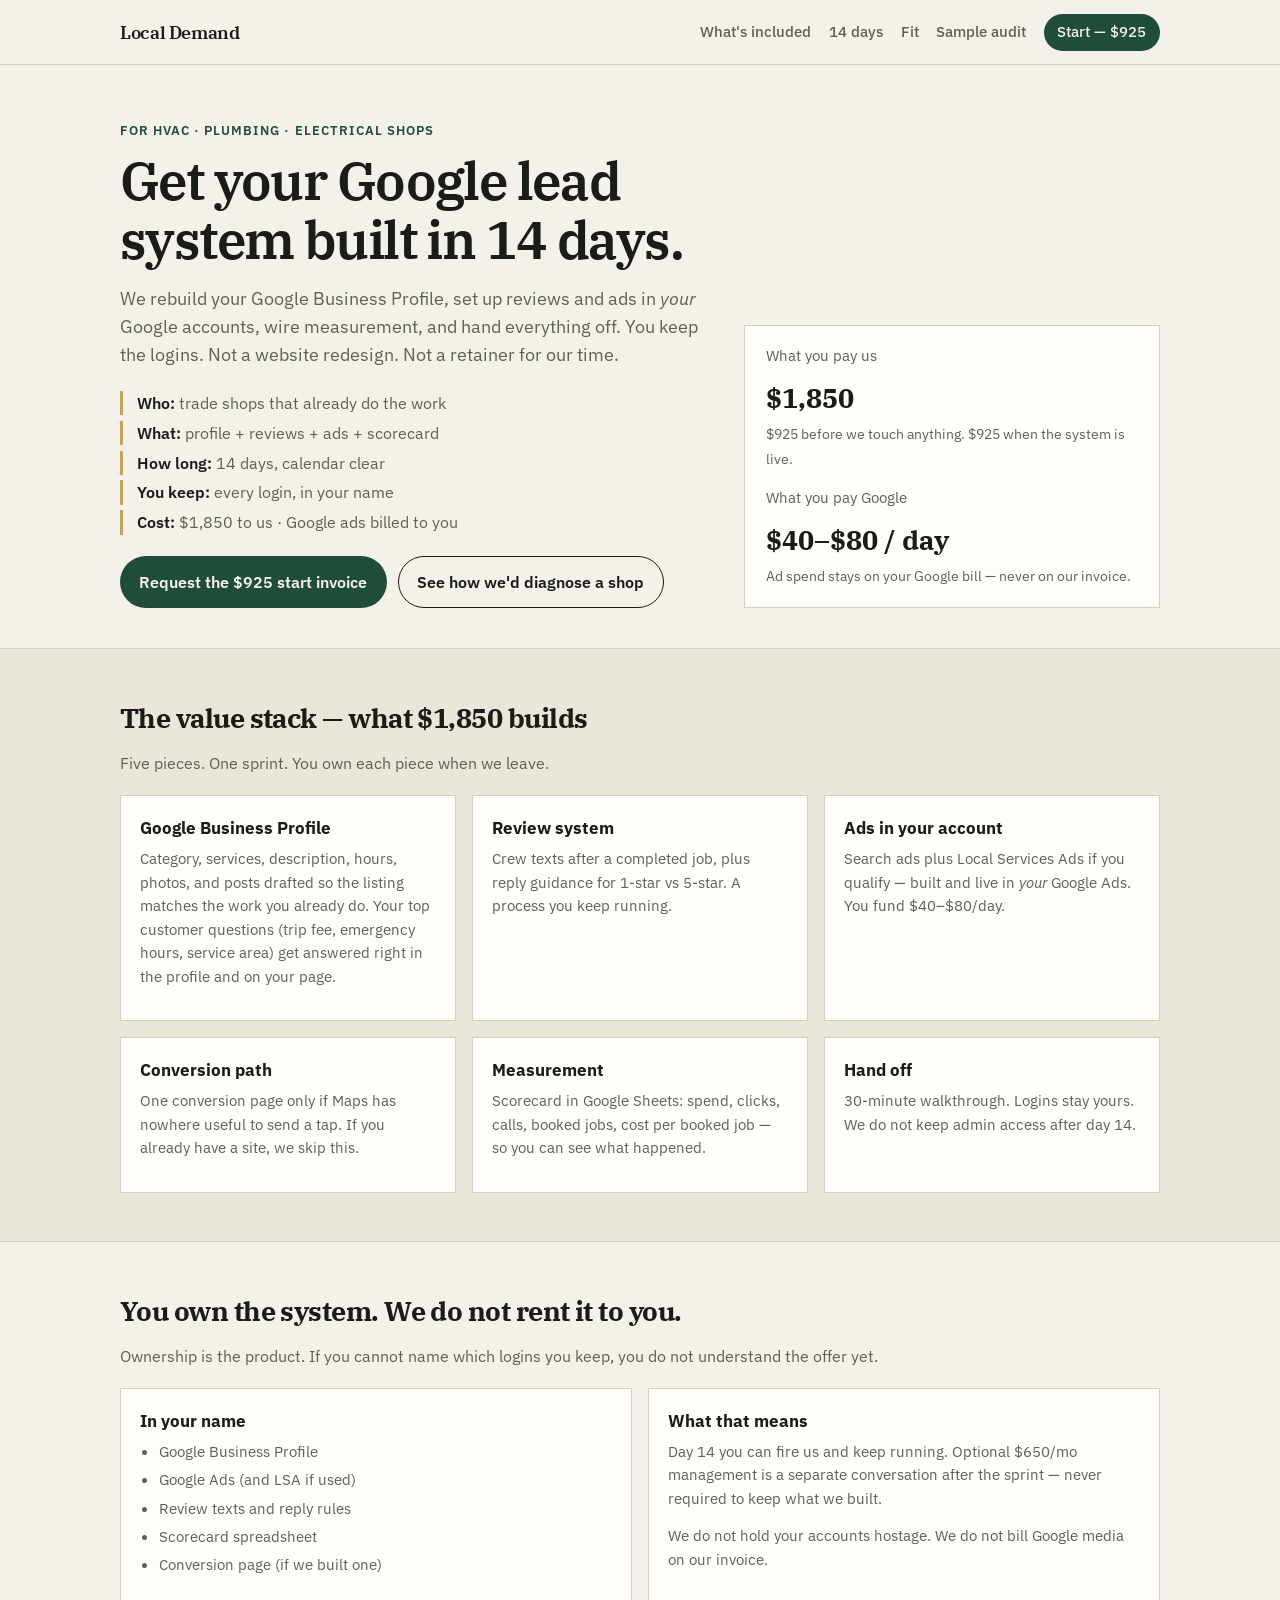
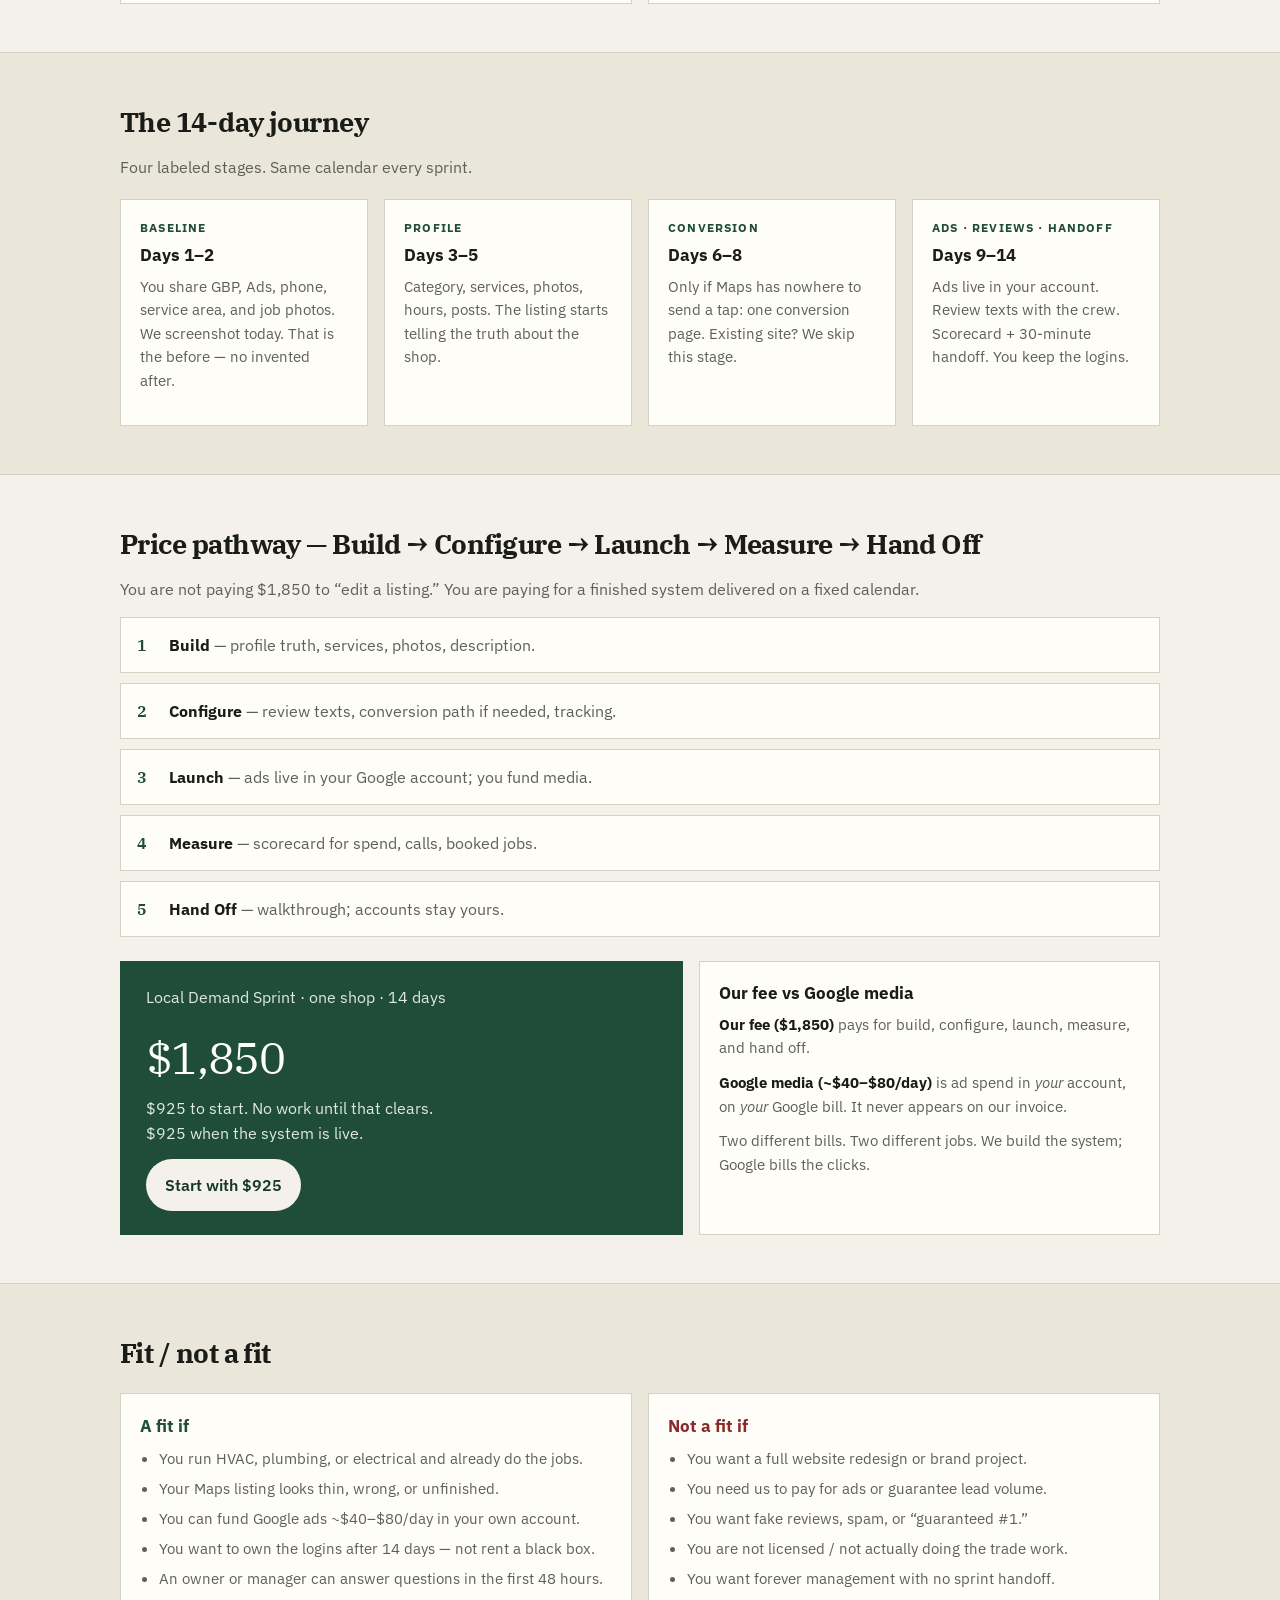
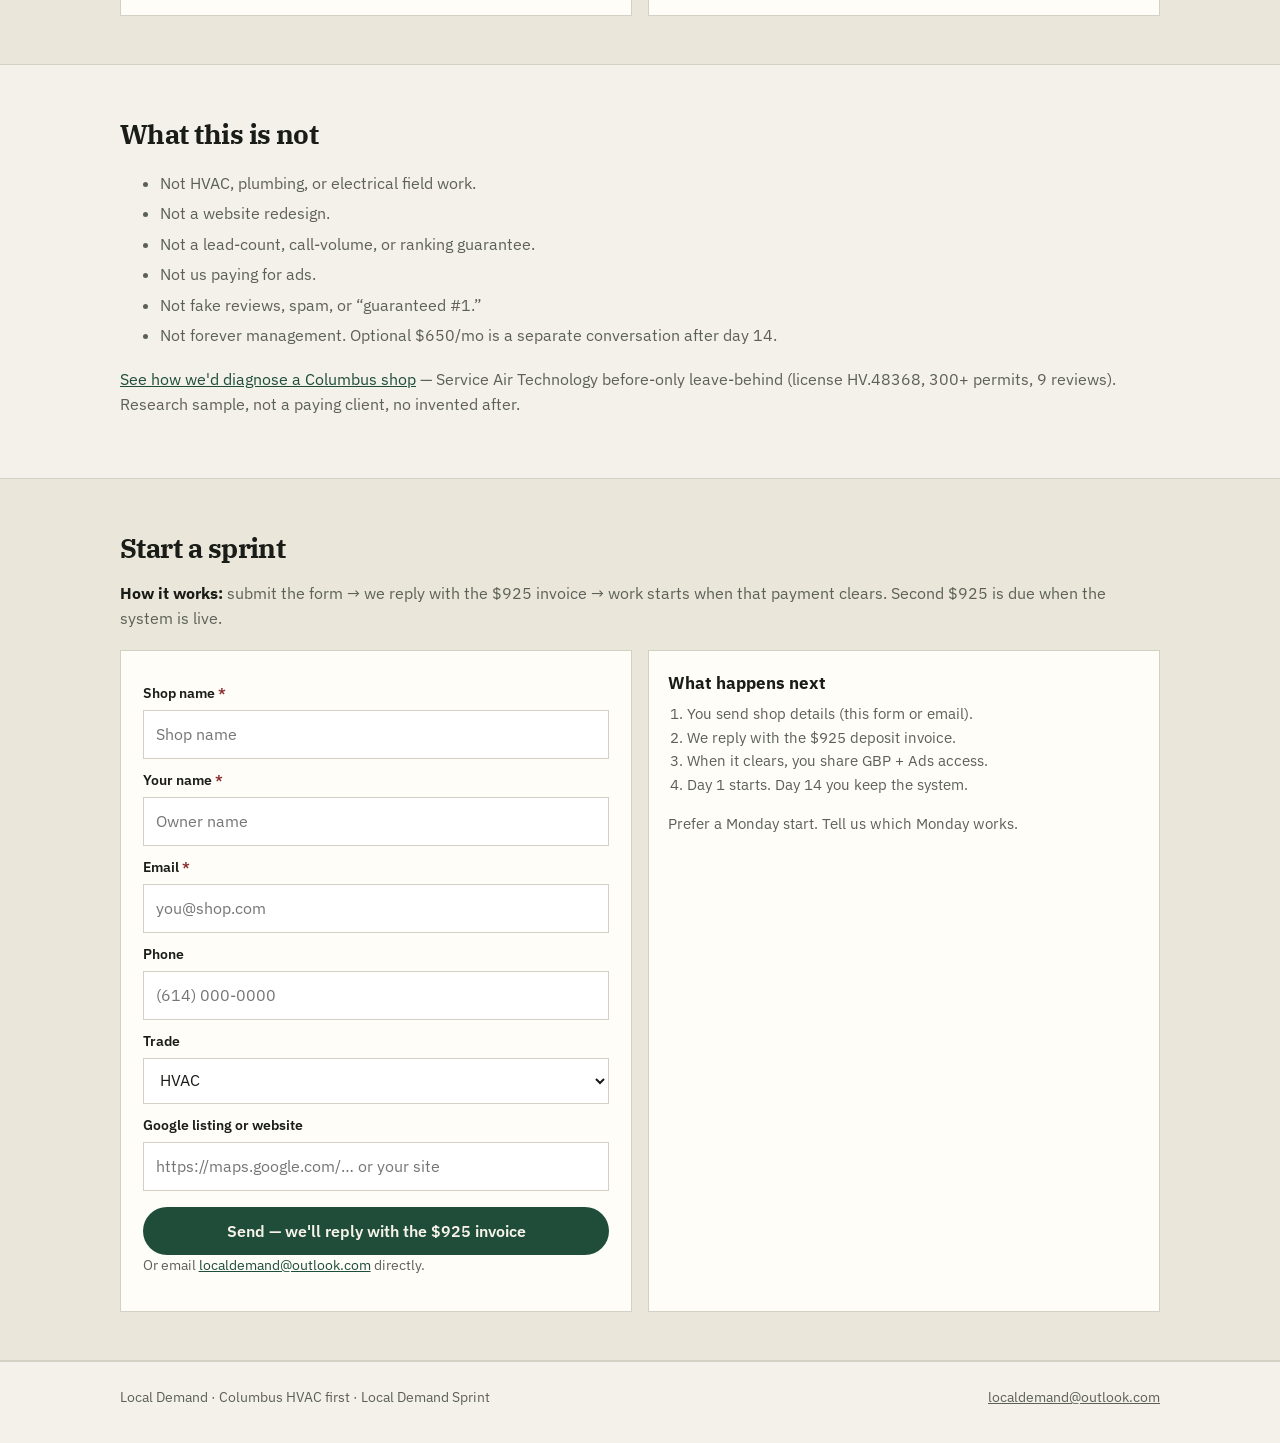
<file: index.html>
<!DOCTYPE html>
<html lang="en">
<head>
  <meta charset="utf-8" />
  <meta name="viewport" content="width=device-width, initial-scale=1" />
  <title>Local Demand Sprint — Google lead system in 14 days</title>
  <meta name="description" content="14-day Google lead system for HVAC, plumbing, and electrical shops: rebuilt profile, reviews, ads in your account, scorecard, handoff. You keep the logins. $1,850." />
  <link rel="stylesheet" href="styles.css" />
  <link rel="icon" href="favicon.svg" type="image/svg+xml" />
</head>
<body>
  <header class="site-header">
    <div class="wrap nav">
      <a class="logo" href="index.html">Local Demand</a>
      <nav class="nav-links">
        <a href="#stack">What's included</a>
        <a href="#days">14 days</a>
        <a href="#fit">Fit</a>
        <a href="sample-audit.html">Sample audit</a>
        <a class="nav-cta" href="#start">Start — $925</a>
      </nav>
    </div>
  </header>

  <main>
    <section class="wrap hero">
      <div>
        <p class="eyebrow">For HVAC · plumbing · electrical shops</p>
        <h1>Get your Google lead system built in 14 days.</h1>
        <p class="lede">We rebuild your Google Business Profile, set up reviews and ads in <em>your</em> Google accounts, wire measurement, and hand everything off. You keep the logins. Not a website redesign. Not a retainer for our time.</p>
        <ul class="hero-facts">
          <li><strong>Who:</strong> trade shops that already do the work</li>
          <li><strong>What:</strong> profile + reviews + ads + scorecard</li>
          <li><strong>How long:</strong> 14 days, calendar clear</li>
          <li><strong>You keep:</strong> every login, in your name</li>
          <li><strong>Cost:</strong> $1,850 to us · Google ads billed to you</li>
        </ul>
        <div class="hero-actions">
          <a class="btn primary" href="#start">Request the $925 start invoice</a>
          <a class="btn ghost" href="sample-audit.html">See how we'd diagnose a shop</a>
        </div>
      </div>
      <aside class="stat-box">
        <p>What you pay us</p>
        <strong>$1,850</strong>
        <span>$925 before we touch anything. $925 when the system is live.</span>
        <p style="margin-top:1rem">What you pay Google</p>
        <strong>$40–$80 / day</strong>
        <span>Ad spend stays on your Google bill — never on our invoice.</span>
      </aside>
    </section>

    <section class="section band" id="stack">
      <div class="wrap">
        <h2>The value stack — what $1,850 builds</h2>
        <p>Five pieces. One sprint. You own each piece when we leave.</p>
        <div class="value-stack">
          <div class="card">
            <h3>Google Business Profile</h3>
            <p>Category, services, description, hours, photos, and posts drafted so the listing matches the work you already do. Your top customer questions (trip fee, emergency hours, service area) get answered right in the profile and on your page.</p>
          </div>
          <div class="card">
            <h3>Review system</h3>
            <p>Crew texts after a completed job, plus reply guidance for 1-star vs 5-star. A process you keep running.</p>
          </div>
          <div class="card">
            <h3>Ads in your account</h3>
            <p>Search ads plus Local Services Ads if you qualify — built and live in <em>your</em> Google Ads. You fund $40–$80/day.</p>
          </div>
          <div class="card">
            <h3>Conversion path</h3>
            <p>One conversion page only if Maps has nowhere useful to send a tap. If you already have a site, we skip this.</p>
          </div>
          <div class="card">
            <h3>Measurement</h3>
            <p>Scorecard in Google Sheets: spend, clicks, calls, booked jobs, cost per booked job — so you can see what happened.</p>
          </div>
          <div class="card">
            <h3>Hand off</h3>
            <p>30-minute walkthrough. Logins stay yours. We do not keep admin access after day 14.</p>
          </div>
        </div>
      </div>
    </section>

    <section class="wrap section" id="own">
      <h2>You own the system. We do not rent it to you.</h2>
      <p>Ownership is the product. If you cannot name which logins you keep, you do not understand the offer yet.</p>
      <div class="own-band">
        <div class="card">
          <h3>In your name</h3>
          <ul>
            <li>Google Business Profile</li>
            <li>Google Ads (and LSA if used)</li>
            <li>Review texts and reply rules</li>
            <li>Scorecard spreadsheet</li>
            <li>Conversion page (if we built one)</li>
          </ul>
        </div>
        <div class="card">
          <h3>What that means</h3>
          <p>Day 14 you can fire us and keep running. Optional $650/mo management is a separate conversation after the sprint — never required to keep what we built.</p>
          <p>We do not hold your accounts hostage. We do not bill Google media on our invoice.</p>
        </div>
      </div>
    </section>

    <section class="section band" id="days">
      <div class="wrap">
        <h2>The 14-day journey</h2>
        <p>Four labeled stages. Same calendar every sprint.</p>
        <div class="timeline">
          <div class="card">
            <p class="stage">Baseline</p>
            <h3>Days 1–2</h3>
            <p>You share GBP, Ads, phone, service area, and job photos. We screenshot today. That is the before — no invented after.</p>
          </div>
          <div class="card">
            <p class="stage">Profile</p>
            <h3>Days 3–5</h3>
            <p>Category, services, photos, hours, posts. The listing starts telling the truth about the shop.</p>
          </div>
          <div class="card">
            <p class="stage">Conversion</p>
            <h3>Days 6–8</h3>
            <p>Only if Maps has nowhere to send a tap: one conversion page. Existing site? We skip this stage.</p>
          </div>
          <div class="card">
            <p class="stage">Ads · reviews · handoff</p>
            <h3>Days 9–14</h3>
            <p>Ads live in your account. Review texts with the crew. Scorecard + 30-minute handoff. You keep the logins.</p>
          </div>
        </div>
      </div>
    </section>

    <section class="wrap section" id="pathway">
      <h2>Price pathway — Build → Configure → Launch → Measure → Hand Off</h2>
      <p>You are not paying $1,850 to “edit a listing.” You are paying for a finished system delivered on a fixed calendar.</p>
      <ol class="pathway">
        <li data-n="1"><strong>Build</strong> — profile truth, services, photos, description.</li>
        <li data-n="2"><strong>Configure</strong> — review texts, conversion path if needed, tracking.</li>
        <li data-n="3"><strong>Launch</strong> — ads live in your Google account; you fund media.</li>
        <li data-n="4"><strong>Measure</strong> — scorecard for spend, calls, booked jobs.</li>
        <li data-n="5"><strong>Hand Off</strong> — walkthrough; accounts stay yours.</li>
      </ol>
      <div class="price-row" style="margin-top:1.5rem">
        <div class="price-card">
          <p>Local Demand Sprint · one shop · 14 days</p>
          <p class="amount">$1,850</p>
          <p>$925 to start. No work until that clears.<br />$925 when the system is live.</p>
          <a class="btn primary" href="#start">Start with $925</a>
        </div>
        <div class="card spend-split">
          <h3>Our fee vs Google media</h3>
          <p><strong>Our fee ($1,850)</strong> pays for build, configure, launch, measure, and hand off.</p>
          <p><strong>Google media (~$40–$80/day)</strong> is ad spend in <em>your</em> account, on <em>your</em> Google bill. It never appears on our invoice.</p>
          <p class="fine">Two different bills. Two different jobs. We build the system; Google bills the clicks.</p>
        </div>
      </div>
    </section>

    <section class="section band" id="fit">
      <div class="wrap">
        <h2>Fit / not a fit</h2>
        <div class="fit-grid">
          <div class="card fit-yes">
            <h3>A fit if</h3>
            <ul>
              <li>You run HVAC, plumbing, or electrical and already do the jobs.</li>
              <li>Your Maps listing looks thin, wrong, or unfinished.</li>
              <li>You can fund Google ads ~$40–$80/day in your own account.</li>
              <li>You want to own the logins after 14 days — not rent a black box.</li>
              <li>An owner or manager can answer questions in the first 48 hours.</li>
            </ul>
          </div>
          <div class="card fit-no">
            <h3>Not a fit if</h3>
            <ul>
              <li>You want a full website redesign or brand project.</li>
              <li>You need us to pay for ads or guarantee lead volume.</li>
              <li>You want fake reviews, spam, or “guaranteed #1.”</li>
              <li>You are not licensed / not actually doing the trade work.</li>
              <li>You want forever management with no sprint handoff.</li>
            </ul>
          </div>
        </div>
      </div>
    </section>

    <section class="wrap section" id="not">
      <h2>What this is not</h2>
      <ul class="not">
        <li>Not HVAC, plumbing, or electrical field work.</li>
        <li>Not a website redesign.</li>
        <li>Not a lead-count, call-volume, or ranking guarantee.</li>
        <li>Not us paying for ads.</li>
        <li>Not fake reviews, spam, or “guaranteed #1.”</li>
        <li>Not forever management. Optional $650/mo is a separate conversation after day 14.</li>
      </ul>
      <p style="margin-top:1.2rem"><a href="sample-audit.html">See how we'd diagnose a Columbus shop</a> — Service Air Technology before-only leave-behind (license HV.48368, 300+ permits, 9 reviews). Research sample, not a paying client, no invented after.</p>
    </section>

    <section class="section band" id="start">
      <div class="wrap">
        <h2>Start a sprint</h2>
        <p><strong>How it works:</strong> submit the form → we reply with the $925 invoice → work starts when that payment clears. Second $925 is due when the system is live.</p>
        <div class="grid-2">
          <form class="form" action="https://formsubmit.co/localdemand@outlook.com" method="POST">
            <input type="hidden" name="_subject" value="Local Demand Sprint — start request" />
            <input type="hidden" name="_template" value="table" />
            <input type="hidden" name="_next" value="https://local-demand-co.netlify.app/thanks.html" />
            <input type="text" name="_honey" style="display:none" />
            <label>Shop name <span class="req">*</span></label>
            <input name="shop" required placeholder="Shop name" />
            <label>Your name <span class="req">*</span></label>
            <input name="name" required placeholder="Owner name" />
            <label>Email <span class="req">*</span></label>
            <input type="email" name="email" required placeholder="you@shop.com" />
            <label>Phone</label>
            <input type="tel" name="phone" placeholder="(614) 000-0000" />
            <label>Trade</label>
            <select name="trade">
              <option>HVAC</option>
              <option>Plumbing</option>
              <option>Electrical</option>
              <option>Other local trade</option>
            </select>
            <label>Google listing or website</label>
            <input name="listing" placeholder="https://maps.google.com/… or your site" />
            <button class="btn primary full" type="submit">Send — we'll reply with the $925 invoice</button>
            <p class="fine">Or email <a href="mailto:localdemand@outlook.com?subject=Local%20Demand%20Sprint%20%24925%20start">localdemand@outlook.com</a> directly.</p>
          </form>
          <div class="card">
            <h3>What happens next</h3>
            <ol>
              <li>You send shop details (this form or email).</li>
              <li>We reply with the $925 deposit invoice.</li>
              <li>When it clears, you share GBP + Ads access.</li>
              <li>Day 1 starts. Day 14 you keep the system.</li>
            </ol>
            <p style="margin-top:1rem">Prefer a Monday start. Tell us which Monday works.</p>
          </div>
        </div>
      </div>
    </section>
  </main>

  <footer class="site-footer">
    <div class="wrap">
      <p>Local Demand · Columbus HVAC first · Local Demand Sprint</p>
      <p><a href="mailto:localdemand@outlook.com">localdemand@outlook.com</a></p>
    </div>
  </footer>
</body>
</html>
</file>
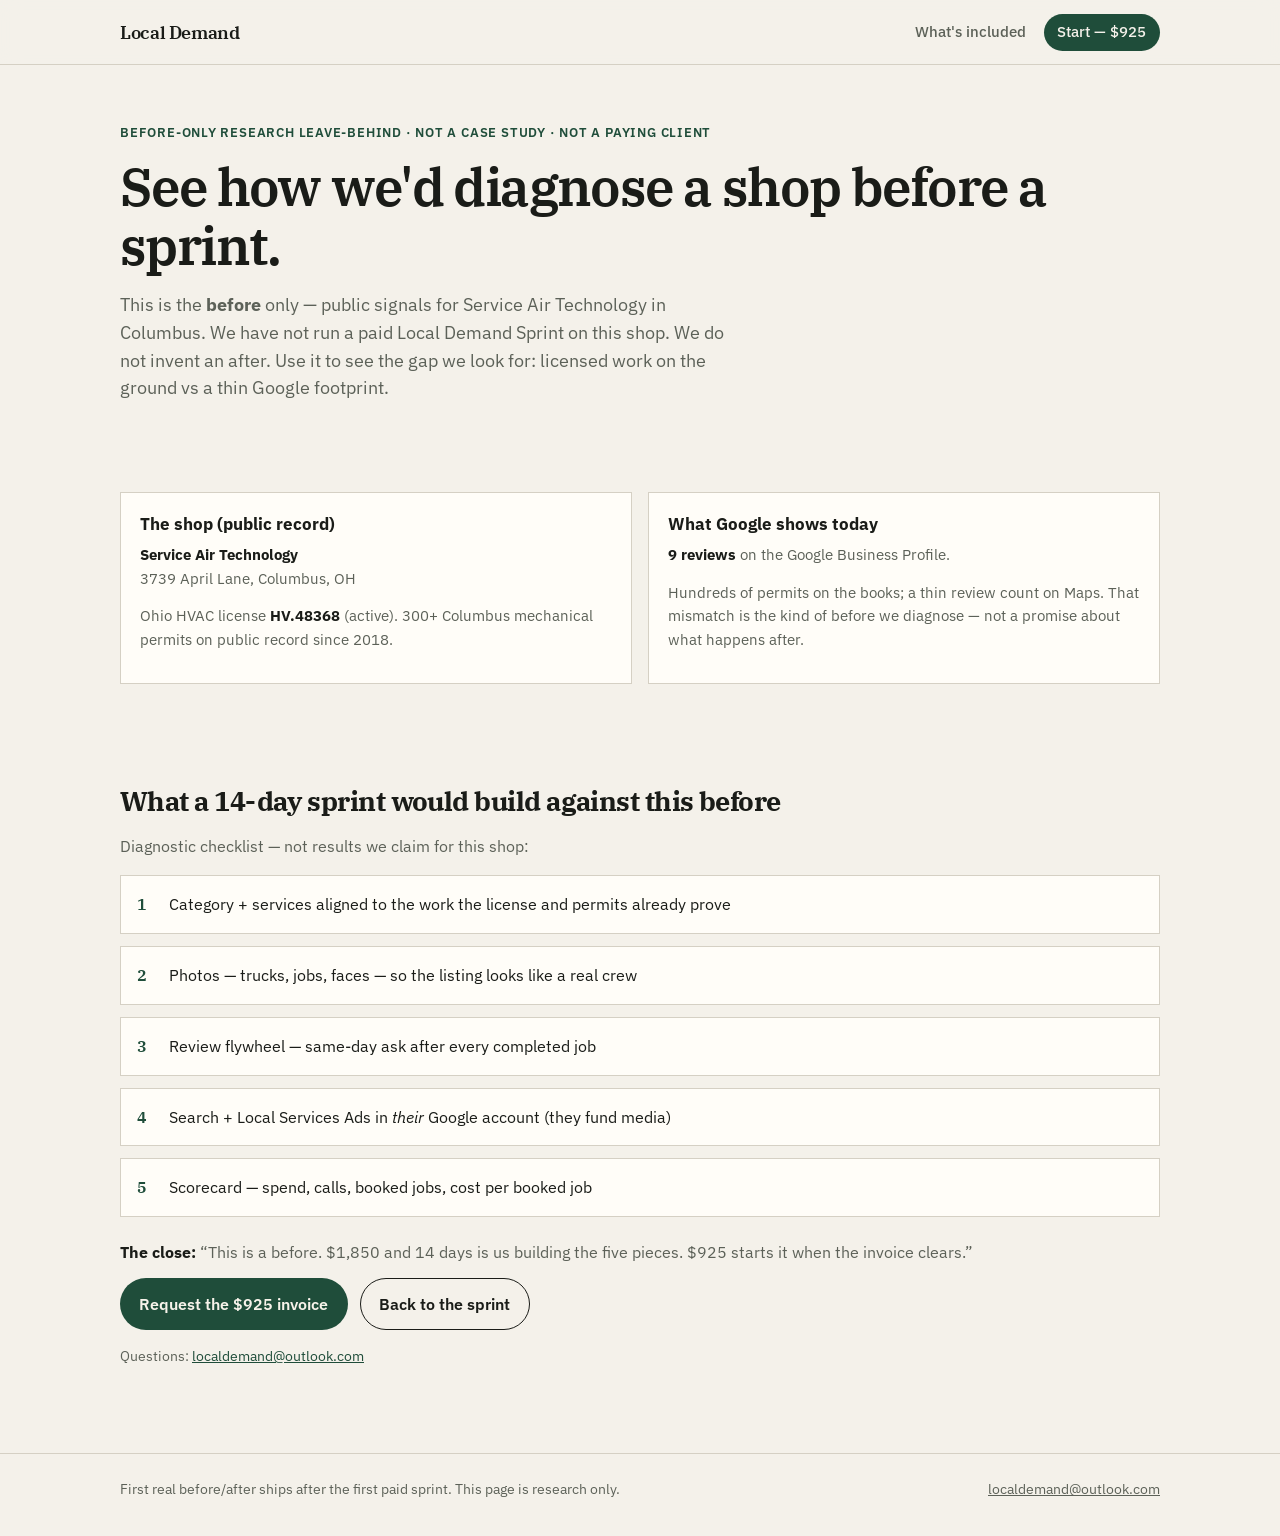
<file: sample-audit.html>
<!DOCTYPE html>
<html lang="en">
<head>
  <meta charset="utf-8" />
  <meta name="viewport" content="width=device-width, initial-scale=1" />
  <title>Sample audit — Service Air Technology · Local Demand</title>
  <meta name="description" content="Before-only research leave-behind: Service Air Technology, Columbus. License HV.48368, 300+ permits, 9 Google reviews. Not a paying client. No invented after." />
  <link rel="stylesheet" href="styles.css" />
  <link rel="icon" href="favicon.svg" type="image/svg+xml" />
</head>
<body>
  <header class="site-header">
    <div class="wrap nav">
      <a class="logo" href="index.html">Local Demand</a>
      <nav class="nav-links">
        <a href="index.html#stack">What's included</a>
        <a class="nav-cta" href="index.html#start">Start — $925</a>
      </nav>
    </div>
  </header>
  <main class="wrap audit-hero">
    <p class="kicker">Before-only research leave-behind · not a case study · not a paying client</p>
    <h1>See how we'd diagnose a shop before a sprint.</h1>
    <p class="lede">This is the <strong>before</strong> only — public signals for Service Air Technology in Columbus. We have not run a paid Local Demand Sprint on this shop. We do not invent an after. Use it to see the gap we look for: licensed work on the ground vs a thin Google footprint.</p>

    <section class="section">
      <div class="grid-2">
        <div class="card">
          <h3>The shop (public record)</h3>
          <p><strong>Service Air Technology</strong><br />3739 April Lane, Columbus, OH</p>
          <p>Ohio HVAC license <strong>HV.48368</strong> (active). 300+ Columbus mechanical permits on public record since 2018.</p>
        </div>
        <div class="card">
          <h3>What Google shows today</h3>
          <p><strong>9 reviews</strong> on the Google Business Profile.</p>
          <p>Hundreds of permits on the books; a thin review count on Maps. That mismatch is the kind of before we diagnose — not a promise about what happens after.</p>
        </div>
      </div>
    </section>

    <section class="section">
      <h2>What a 14-day sprint would build against this before</h2>
      <p>Diagnostic checklist — not results we claim for this shop:</p>
      <ol class="deliver">
        <li data-n="1">Category + services aligned to the work the license and permits already prove</li>
        <li data-n="2">Photos — trucks, jobs, faces — so the listing looks like a real crew</li>
        <li data-n="3">Review flywheel — same-day ask after every completed job</li>
        <li data-n="4">Search + Local Services Ads in <em>their</em> Google account (they fund media)</li>
        <li data-n="5">Scorecard — spend, calls, booked jobs, cost per booked job</li>
      </ol>
      <p style="margin-top:1.4rem"><strong>The close:</strong> “This is a before. $1,850 and 14 days is us building the five pieces. $925 starts it when the invoice clears.”</p>
      <p><a class="btn primary" href="index.html#start">Request the $925 invoice</a>
         <a class="btn ghost" href="index.html" style="margin-left:0.5rem">Back to the sprint</a></p>
      <p class="fine" style="margin-top:1rem">Questions: <a href="mailto:localdemand@outlook.com">localdemand@outlook.com</a></p>
    </section>
  </main>
  <footer class="site-footer">
    <div class="wrap">
      <p>First real before/after ships after the first paid sprint. This page is research only.</p>
      <p><a href="mailto:localdemand@outlook.com">localdemand@outlook.com</a></p>
    </div>
  </footer>
</body>
</html>
</file>
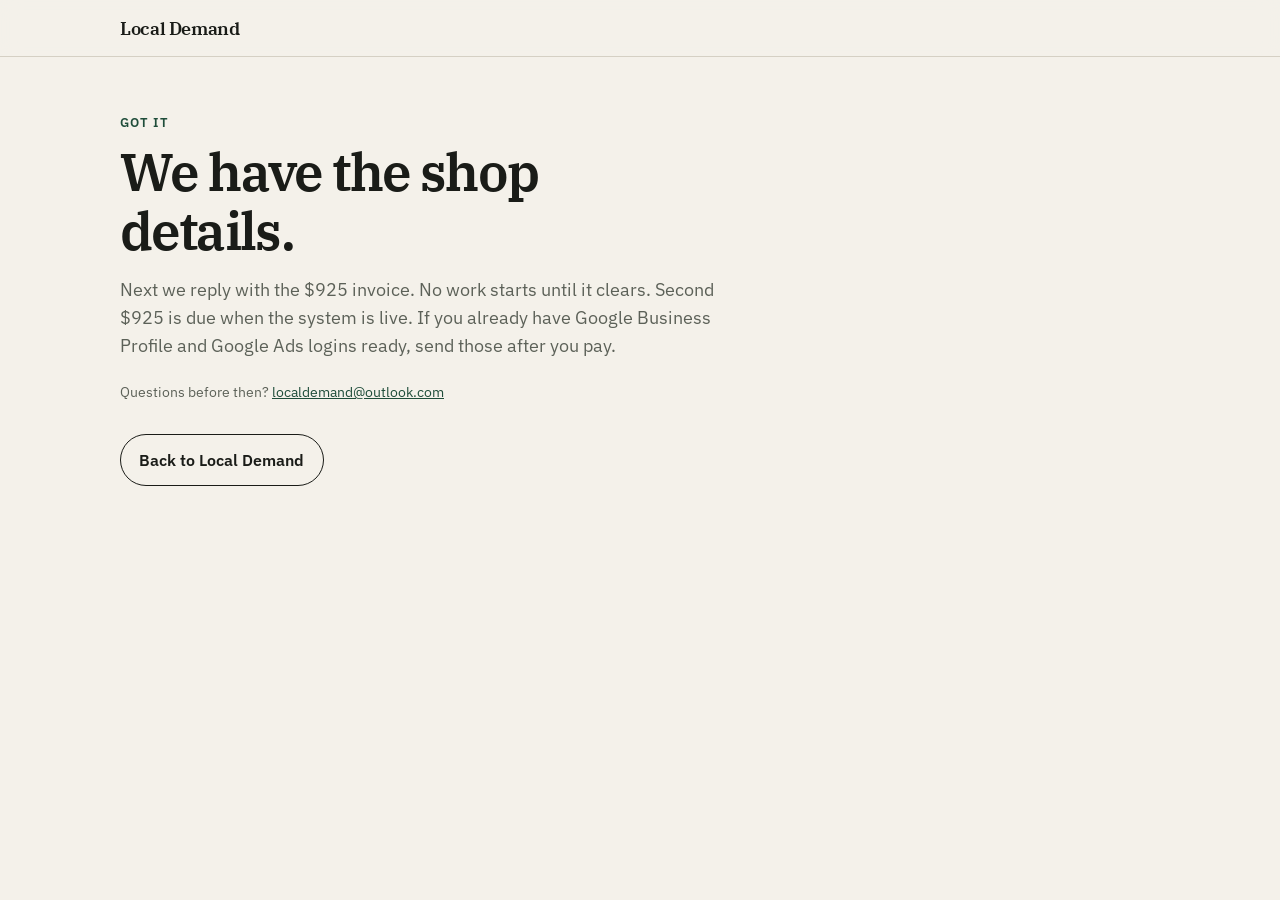
<file: thanks.html>
<!DOCTYPE html>
<html lang="en">
<head>
  <meta charset="utf-8" />
  <meta name="viewport" content="width=device-width, initial-scale=1" />
  <title>Request received · Local Demand</title>
  <link rel="stylesheet" href="styles.css" />
  <link rel="icon" href="favicon.svg" type="image/svg+xml" />
</head>
<body>
  <header class="site-header">
    <div class="wrap nav">
      <a class="logo" href="index.html">Local Demand</a>
    </div>
  </header>
  <main class="wrap hero">
    <div>
      <p class="eyebrow">Got it</p>
      <h1>We have the shop details.</h1>
      <p class="lede">Next we reply with the $925 invoice. No work starts until it clears. Second $925 is due when the system is live. If you already have Google Business Profile and Google Ads logins ready, send those after you pay.</p>
      <p class="fine">Questions before then? <a href="mailto:localdemand@outlook.com">localdemand@outlook.com</a></p>
      <a class="btn ghost" href="index.html" style="margin-top:1rem">Back to Local Demand</a>
    </div>
  </main>
</body>
</html>
</file>
<file: styles.css>
@import url("https://fonts.googleapis.com/css2?family=IBM+Plex+Sans:wght@400;500;600;700&family=IBM+Plex+Serif:wght@500;600&display=swap");

:root {
  --bg: #f4f1ea;
  --ink: #1a1c18;
  --muted: #5c6158;
  --line: #d5d0c4;
  --paper: #fffdf8;
  --forest: #1f4d3a;
  --forest-2: #163828;
  --gold: #c4a35a;
  --danger: #8a2b2b;
  --max: 1040px;
  --font: "IBM Plex Sans", ui-sans-serif, system-ui, sans-serif;
  --serif: "IBM Plex Serif", Georgia, serif;
}

* { box-sizing: border-box; }
html { scroll-behavior: smooth; }
body {
  margin: 0;
  font-family: var(--font);
  background: var(--bg);
  color: var(--ink);
  line-height: 1.55;
}
img { max-width: 100%; }
a { color: var(--forest); }
a:hover { color: var(--forest-2); }

.wrap { width: min(var(--max), calc(100% - 2rem)); margin: 0 auto; }

.site-header {
  position: sticky; top: 0; z-index: 20;
  background: rgba(244, 241, 234, 0.92);
  backdrop-filter: blur(10px);
  border-bottom: 1px solid var(--line);
}
.nav {
  display: flex; align-items: center; justify-content: space-between;
  gap: 1rem; padding: 0.85rem 0;
}
.logo {
  font-family: var(--serif); font-weight: 600; color: var(--ink);
  text-decoration: none; font-size: 1.15rem; letter-spacing: -0.02em;
}
.nav-links { display: flex; flex-wrap: wrap; gap: 0.9rem 1.1rem; align-items: center; }
.nav-links a { color: var(--muted); text-decoration: none; font-size: 0.92rem; font-weight: 500; }
.nav-links a:hover { color: var(--ink); }
.nav-cta {
  background: var(--forest); color: #f4f1ea !important;
  padding: 0.45rem 0.85rem; border-radius: 999px; text-decoration: none;
}

.hero { padding: 3.5rem 0 2.5rem; display: grid; gap: 1.5rem; }
@media (min-width: 860px) {
  .hero { grid-template-columns: 1.3fr 0.9fr; align-items: end; }
}
.eyebrow {
  margin: 0 0 0.6rem; color: var(--forest); font-weight: 600;
  font-size: 0.8rem; letter-spacing: 0.08em; text-transform: uppercase;
}
h1 {
  font-family: var(--serif); font-weight: 600;
  font-size: clamp(2.1rem, 5vw, 3.3rem);
  line-height: 1.12; letter-spacing: -0.03em; margin: 0 0 1rem;
}
.lede { color: var(--muted); font-size: 1.12rem; margin: 0 0 1.4rem; max-width: 38rem; }
.hero-actions { display: flex; flex-wrap: wrap; gap: 0.7rem; }

.btn {
  display: inline-flex; align-items: center; justify-content: center;
  border-radius: 999px; padding: 0.8rem 1.15rem; font-weight: 600;
  border: 1px solid transparent; text-decoration: none; cursor: pointer; font-size: 0.98rem;
  font-family: inherit;
}
.btn.primary { background: var(--forest); color: #f7f3ea; }
.btn.primary:hover { background: var(--forest-2); }
.btn.ghost { border-color: var(--ink); color: var(--ink); background: transparent; }
.btn.ghost:hover { background: #ebe6da; }
.btn.full { width: 100%; }

.stat-box {
  background: var(--paper); border: 1px solid var(--line); padding: 1.2rem 1.3rem;
}
.stat-box p { margin: 0 0 0.55rem; color: var(--muted); font-size: 0.92rem; }
.stat-box strong { display: block; font-family: var(--serif); font-size: 1.7rem; color: var(--ink); margin-bottom: 0.15rem; }
.stat-box span { color: var(--muted); font-size: 0.9rem; }

.section { padding: 3rem 0; }
.section.band { background: #ebe6da; border-block: 1px solid var(--line); }
h2 { font-family: var(--serif); font-size: 1.7rem; margin: 0 0 0.75rem; letter-spacing: -0.02em; }
.section p { color: var(--muted); margin: 0 0 0.85rem; }
.section p strong { color: var(--ink); }

.grid-3, .grid-2 { display: grid; gap: 1rem; margin-top: 1.2rem; }
@media (min-width: 720px) {
  .grid-3 { grid-template-columns: repeat(3, 1fr); }
  .grid-2 { grid-template-columns: 1fr 1fr; }
}
.card {
  background: var(--paper); border: 1px solid var(--line); padding: 1.15rem 1.2rem;
}
.card h3 { margin: 0 0 0.4rem; font-size: 1.05rem; }
.card p, .card li { color: var(--muted); font-size: 0.95rem; }
.card ol, .card ul { margin: 0.4rem 0 0; padding-left: 1.15rem; }

.deliver {
  list-style: none; padding: 0; margin: 1rem 0 0; display: grid; gap: 0.75rem;
}
.deliver li {
  background: var(--paper); border: 1px solid var(--line);
  padding: 1rem 1.1rem 1rem 3rem; position: relative;
}
.deliver li::before {
  content: attr(data-n);
  position: absolute; left: 1rem; top: 1rem;
  font-family: var(--serif); color: var(--forest); font-weight: 600;
}

.price-row { display: grid; gap: 1rem; margin-top: 1.2rem; }
@media (min-width: 800px) { .price-row { grid-template-columns: 1.1fr 0.9fr; } }
.price-card {
  background: var(--forest); color: #f4f1ea; padding: 1.5rem 1.6rem;
}
.price-card h3, .price-card p { color: #dfe8e2; }
.price-card .amount {
  font-family: var(--serif); font-size: 2.8rem; color: #fff; margin: 0.2rem 0;
  letter-spacing: -0.03em;
}
.price-card .btn.primary { background: #f4f1ea; color: var(--forest-2); }
.fine { font-size: 0.88rem; color: var(--muted); }

.form {
  background: var(--paper); border: 1px solid var(--line); padding: 1.3rem 1.35rem;
}
.form label { display: block; font-weight: 600; font-size: 0.88rem; margin: 0.7rem 0 0.3rem; }
.form input, .form select, .form textarea {
  width: 100%; padding: 0.7rem 0.75rem; border: 1px solid var(--line);
  background: #fff; font: inherit; color: var(--ink);
}
.form textarea { min-height: 5.5rem; resize: vertical; }
.form .btn { margin-top: 1rem; }
.form .req { color: var(--danger); }

.not { color: var(--muted); }
.not li { margin: 0.35rem 0; }

.site-footer {
  border-top: 1px solid var(--line); padding: 1.5rem 0 2.2rem;
  color: var(--muted); font-size: 0.9rem;
}
.site-footer .wrap { display: flex; flex-wrap: wrap; gap: 0.6rem 1.4rem; justify-content: space-between; }
.site-footer p { margin: 0; }
.site-footer a { color: var(--muted); }

.audit-hero { padding: 2.8rem 0 1.5rem; }
.kicker { color: var(--forest); font-weight: 600; font-size: 0.82rem; letter-spacing: 0.06em; text-transform: uppercase; }

.form input:focus, .form select:focus, .form textarea:focus {
  outline: 2px solid var(--forest); outline-offset: 1px; border-color: var(--forest);
}
@media (max-width: 640px) {
  .nav-links a:not(.nav-cta) { display: none; }
  .hero { padding-top: 2.2rem; }
}

/* CRO pass — fit grid, ownership, value stack, pathway, timeline */
.hero-facts {
  list-style: none; padding: 0; margin: 0 0 1.35rem;
  display: grid; gap: 0.35rem; max-width: 38rem;
}
.hero-facts li {
  color: var(--muted); font-size: 0.98rem;
  padding-left: 0.9rem; border-left: 3px solid var(--gold);
}
.hero-facts strong { color: var(--ink); font-weight: 600; }

.value-stack {
  display: grid; gap: 1rem; margin-top: 1.2rem;
}
@media (min-width: 720px) {
  .value-stack { grid-template-columns: repeat(3, 1fr); }
}

.own-band {
  display: grid; gap: 1rem; margin-top: 1.2rem;
}
@media (min-width: 720px) {
  .own-band { grid-template-columns: 1fr 1fr; }
}
.own-band ul { margin: 0.4rem 0 0; padding-left: 1.15rem; color: var(--muted); }
.own-band li { margin: 0.3rem 0; }

.timeline {
  display: grid; gap: 1rem; margin-top: 1.2rem;
}
@media (min-width: 800px) {
  .timeline { grid-template-columns: repeat(4, 1fr); }
}
.timeline .stage {
  margin: 0 0 0.35rem; color: var(--forest); font-weight: 700;
  font-size: 0.72rem; letter-spacing: 0.1em; text-transform: uppercase;
}

.pathway {
  list-style: none; padding: 0; margin: 1rem 0 0; display: grid; gap: 0.65rem;
}
.pathway li {
  background: var(--paper); border: 1px solid var(--line);
  padding: 0.9rem 1rem 0.9rem 3rem; position: relative; color: var(--muted);
}
.pathway li::before {
  content: attr(data-n);
  position: absolute; left: 1rem; top: 0.9rem;
  font-family: var(--serif); color: var(--forest); font-weight: 600;
}
.pathway strong { color: var(--ink); }

.spend-split h3 { margin-top: 0; }
.spend-split p { margin-bottom: 0.7rem; }

.fit-grid {
  display: grid; gap: 1rem; margin-top: 1.2rem;
}
@media (min-width: 720px) {
  .fit-grid { grid-template-columns: 1fr 1fr; }
}
.fit-yes, .fit-no { min-height: 100%; }
.fit-yes h3 { color: var(--forest); }
.fit-no h3 { color: var(--danger); }
.fit-grid ul { margin: 0.5rem 0 0; padding-left: 1.15rem; color: var(--muted); }
.fit-grid li { margin: 0.4rem 0; }
</file>
